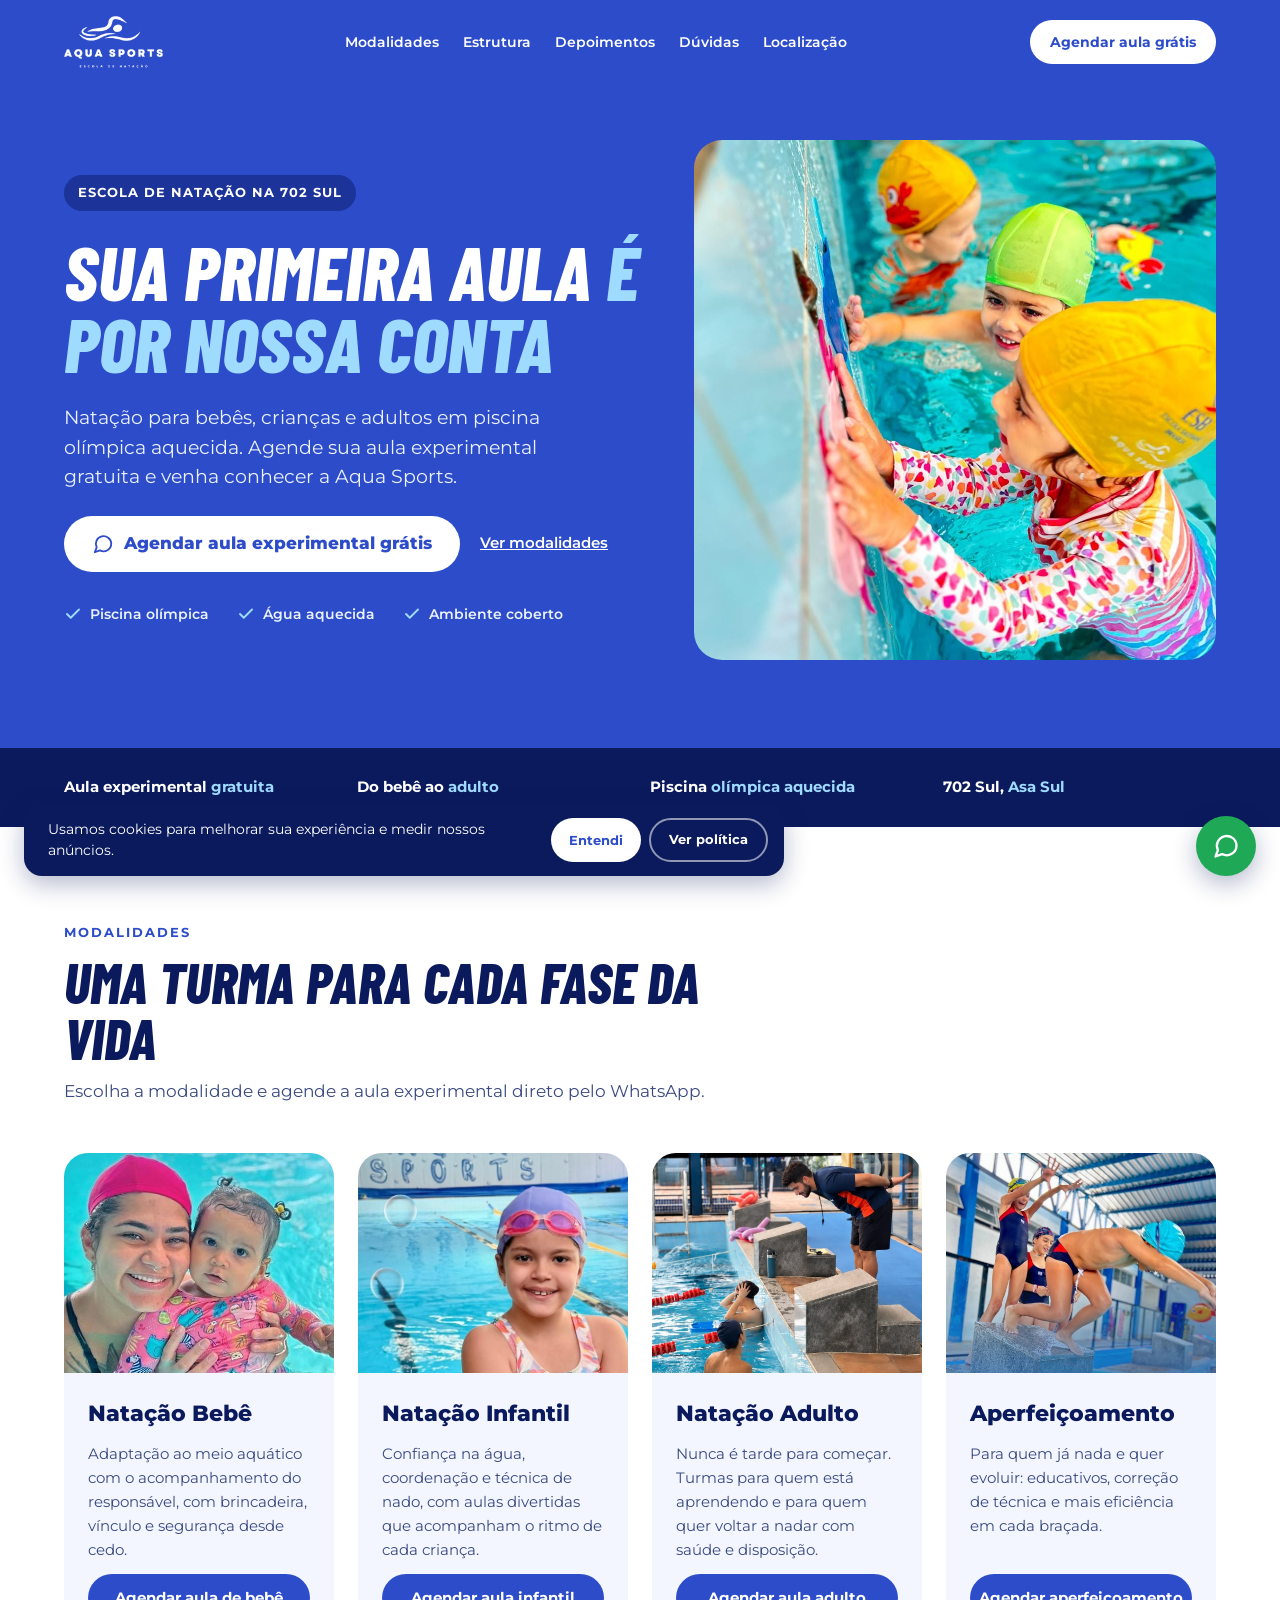
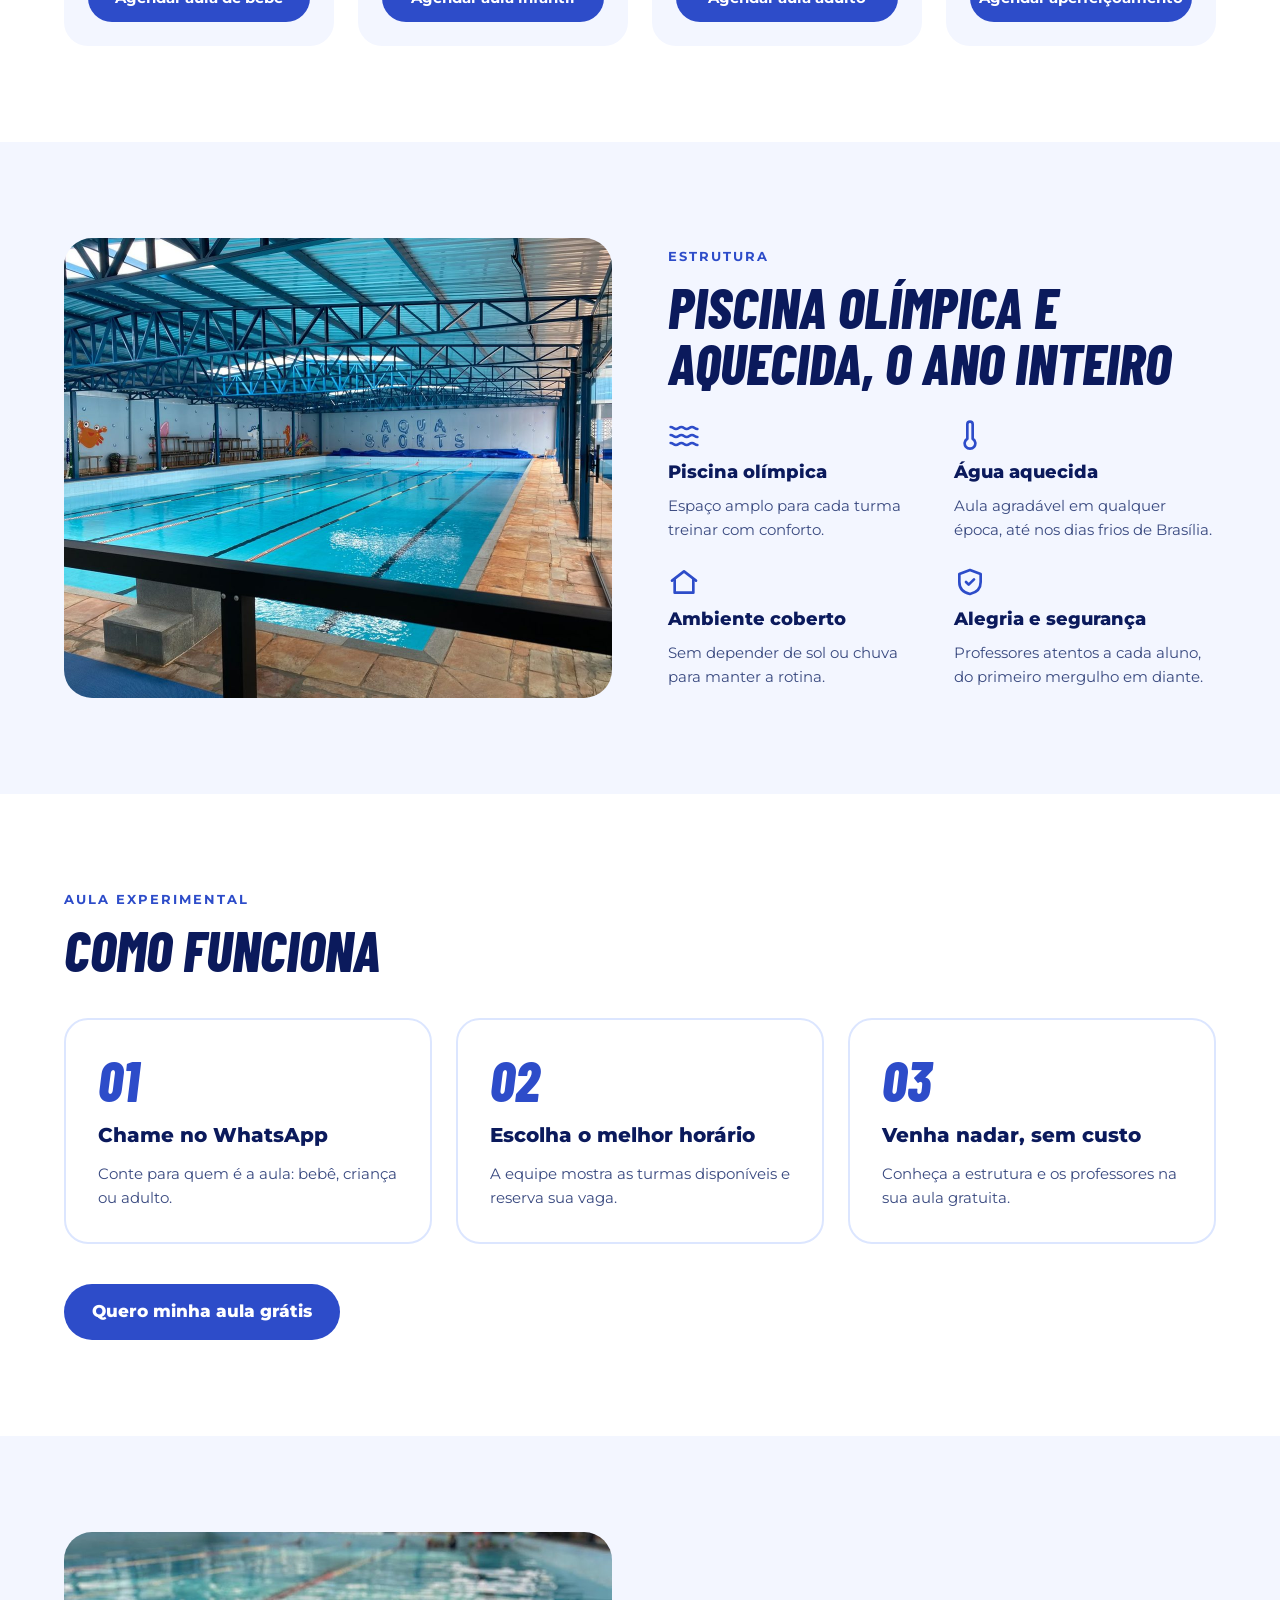
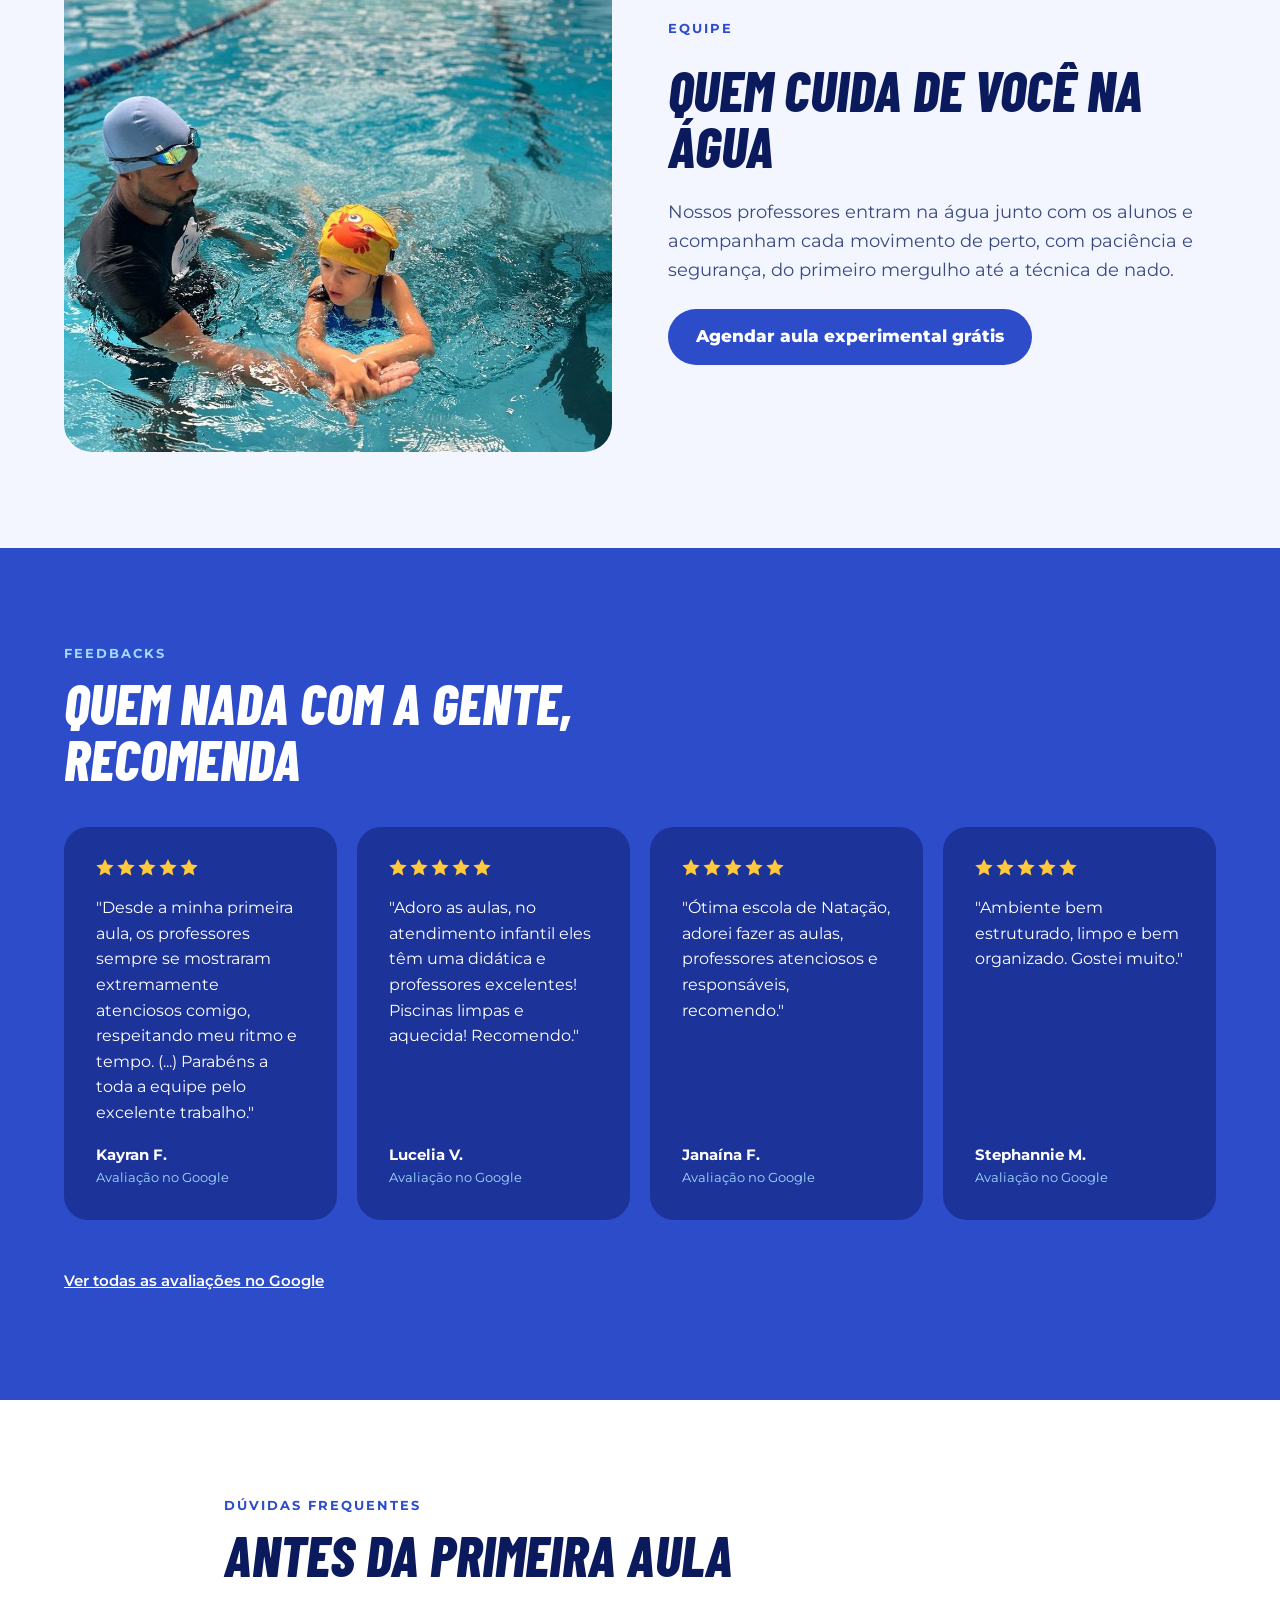
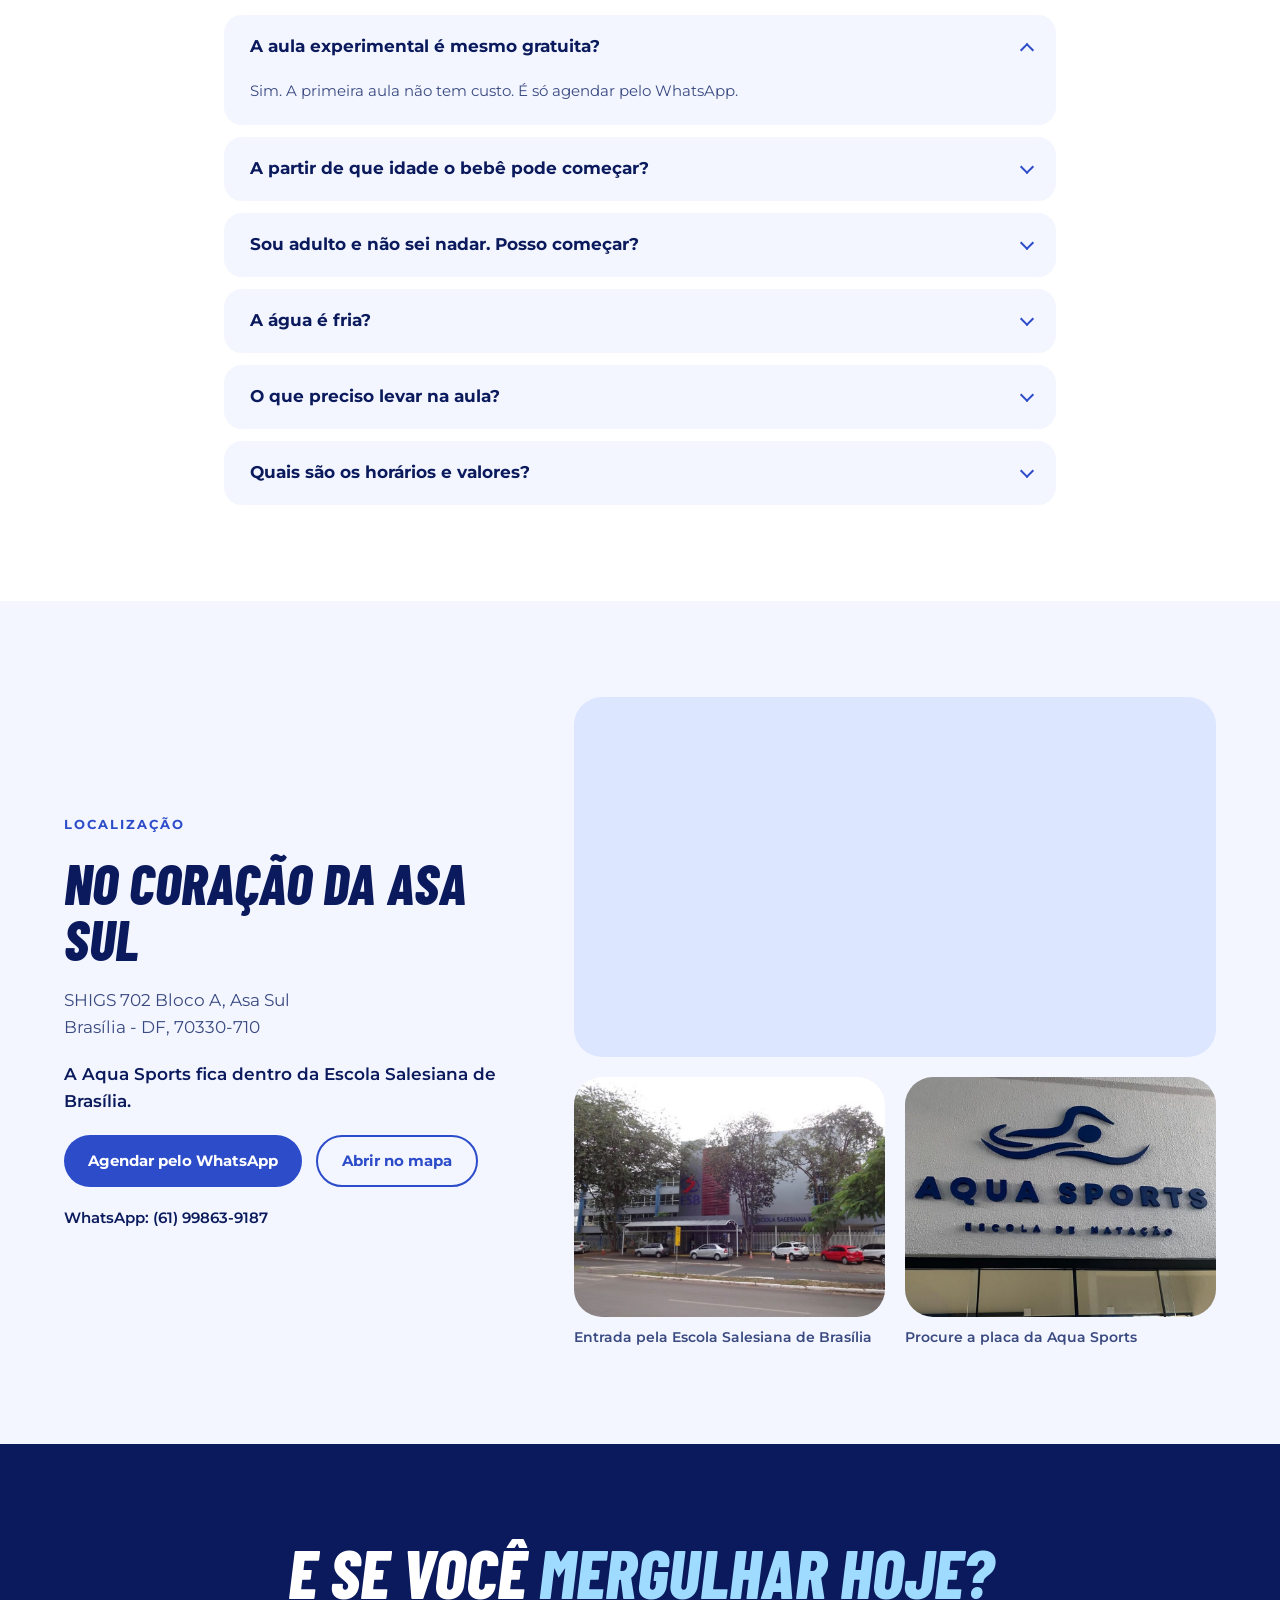
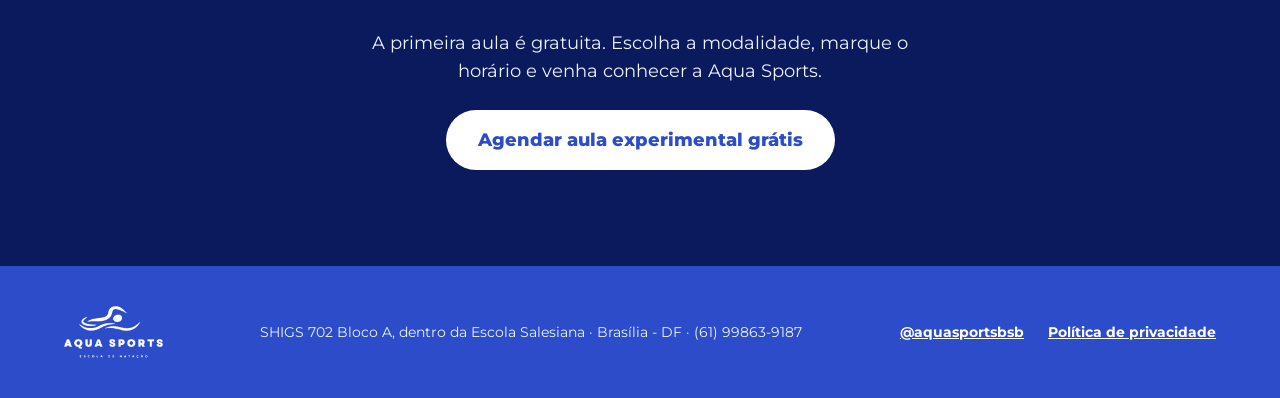
<file: index.html>
<!doctype html>
<html lang="pt-BR">
<head>
<meta charset="utf-8">
<meta name="viewport" content="width=device-width, initial-scale=1">
<title>Natação na Asa Sul, Brasília | Aqua Sports – Aula grátis</title>
<meta name="description" content="Escola de natação na 702 Sul, Asa Sul, Brasília. Aulas para bebês, crianças e adultos em piscina olímpica aquecida e coberta. Agende sua aula experimental grátis.">
<meta name="theme-color" content="#2D4CC9">
<link rel="canonical" href="https://aquasportsbsb.vercel.app/">

<!-- Open Graph (prévia ao compartilhar no WhatsApp, Instagram e Facebook) -->
<meta property="og:type" content="website">
<meta property="og:locale" content="pt_BR">
<meta property="og:site_name" content="Aqua Sports Escola de Natação">
<meta property="og:title" content="Natação na Asa Sul, Brasília | Aqua Sports">
<meta property="og:description" content="Sua primeira aula é por nossa conta. Natação para bebês, crianças e adultos em piscina olímpica aquecida na 702 Sul.">
<meta property="og:url" content="https://aquasportsbsb.vercel.app/">
<meta property="og:image" content="https://aquasportsbsb.vercel.app/assets/img/hero.jpg">
<meta property="og:image:alt" content="Crianças em aula de natação na piscina da Aqua Sports">
<meta name="twitter:card" content="summary_large_image">

<link rel="icon" href="assets/img/favicon.ico" sizes="any">
<link rel="icon" href="assets/img/favicon-32.png" type="image/png" sizes="32x32">
<link rel="apple-touch-icon" href="assets/img/apple-touch-icon.png">
<!-- Usado também pelo aviso de cookies (js/main.js) para o botão "Ver política" -->
<link rel="privacy-policy" href="privacidade.html">

<link rel="preconnect" href="https://fonts.googleapis.com">
<link rel="preconnect" href="https://fonts.gstatic.com" crossorigin>
<link rel="stylesheet" href="https://fonts.googleapis.com/css2?family=Barlow+Condensed:ital,wght@1,700;1,800&amp;family=Montserrat:wght@400;500;600;700;800&amp;display=swap">
<link rel="stylesheet" href="css/style.css">

<!-- Marca que o JS está ativo (o menu do celular só fecha com JS) -->
<script>document.documentElement.classList.add('js');</script>

<!-- GTM: se preferir usar o Google Tag Manager, cole aqui o trecho <script> do GTM
     e o <noscript> logo depois da abertura do <body>. Nesse caso, remova o Pixel
     do js/main.js para não contar os eventos em dobro. -->

<script src="js/main.js" defer></script>

<script type="application/ld+json">
{
  "@context": "https://schema.org",
  "@type": "SportsActivityLocation",
  "name": "Aqua Sports Escola de Natação",
  "description": "Escola de natação para bebês, crianças e adultos em piscina olímpica aquecida e coberta na Asa Sul, Brasília.",
  "url": "https://aquasportsbsb.vercel.app/",
  "image": "https://aquasportsbsb.vercel.app/assets/img/hero.jpg",
  "telephone": "+55 61 99863-9187",
  "address": {
    "@type": "PostalAddress",
    "streetAddress": "SHIGS 702 Bloco A",
    "addressLocality": "Brasília",
    "addressRegion": "DF",
    "postalCode": "70330-710",
    "addressCountry": "BR"
  },
  "geo": {
    "@type": "GeoCoordinates",
    "latitude": -15.799861,
    "longitude": -47.896083
  },
  "hasMap": "https://www.google.com/maps?q=-15.799861,-47.896083",
  "sameAs": ["https://www.instagram.com/aquasportsbsb/"]
}
</script>
</head>
<body>
<!-- GTM (noscript): cole aqui, se usar o GTM -->

<a class="pular" href="#conteudo">Pular para o conteúdo</a>

<!-- TOPO / MENU -->
<header class="topo">
  <div class="topo__inner container">
    <a class="topo__logo" href="#topo" aria-label="Aqua Sports, início">
      <img src="assets/img/logo-branco.png" alt="Aqua Sports Escola de Natação" width="660" height="348">
    </a>
    <a class="btn btn--branco btn--sm topo__cta" href="https://wa.me/5561998639187" data-origem="menu" target="_blank" rel="noopener">Agendar aula grátis</a>
    <button class="topo__toggle" type="button" aria-expanded="false" aria-controls="menu" aria-label="Abrir menu">
      <span class="topo__toggle-barra" aria-hidden="true"></span>
    </button>
    <nav class="topo__nav" id="menu" aria-label="Seções">
      <a href="#modalidades">Modalidades</a>
      <a href="#estrutura">Estrutura</a>
      <a href="#depoimentos">Depoimentos</a>
      <a href="#duvidas">Dúvidas</a>
      <a href="#localizacao">Localização</a>
    </nav>
  </div>
</header>

<main id="conteudo">

<!-- HERO -->
<section id="topo" class="hero tema-escuro">
  <div class="hero__inner container">
    <div class="hero__texto">
      <p class="selo">ESCOLA DE NATAÇÃO NA 702 SUL</p>
      <h1 class="titulo titulo--hero">Sua primeira aula <span class="destaque">é por nossa conta</span></h1>
      <p class="hero__lead">Natação para bebês, crianças e adultos em piscina olímpica aquecida. Agende sua aula experimental gratuita e venha conhecer a Aqua Sports.</p>
      <div class="hero__acoes">
        <a class="btn btn--branco btn--lg" href="https://wa.me/5561998639187" data-origem="hero" target="_blank" rel="noopener">
          <svg width="22" height="22" viewBox="0 0 24 24" fill="none" stroke="currentColor" stroke-width="2" stroke-linecap="round" stroke-linejoin="round" aria-hidden="true"><path d="M21 11.5a8.4 8.4 0 0 1-12.4 7.4L3 21l2.1-5.4A8.4 8.4 0 1 1 21 11.5z"></path></svg>
          Agendar aula experimental grátis</a>
        <a class="link-claro" href="#modalidades">Ver modalidades</a>
      </div>
      <ul class="checks">
        <li><svg width="18" height="18" viewBox="0 0 24 24" fill="none" stroke="#9FDBFF" stroke-width="2.5" stroke-linecap="round" stroke-linejoin="round" aria-hidden="true"><path d="M20 6 9 17l-5-5"></path></svg>Piscina olímpica</li>
        <li><svg width="18" height="18" viewBox="0 0 24 24" fill="none" stroke="#9FDBFF" stroke-width="2.5" stroke-linecap="round" stroke-linejoin="round" aria-hidden="true"><path d="M20 6 9 17l-5-5"></path></svg>Água aquecida</li>
        <li><svg width="18" height="18" viewBox="0 0 24 24" fill="none" stroke="#9FDBFF" stroke-width="2.5" stroke-linecap="round" stroke-linejoin="round" aria-hidden="true"><path d="M20 6 9 17l-5-5"></path></svg>Ambiente coberto</li>
      </ul>
    </div>
    <img class="foto foto--hero" src="assets/img/hero.jpg" alt="Crianças em aula de natação na piscina da Aqua Sports" width="1200" height="1040" fetchpriority="high">
  </div>
</section>

<!-- FAIXA DE DIFERENCIAIS RÁPIDOS -->
<section class="faixa" aria-label="Destaques">
  <div class="faixa__inner container">
    <p>Aula experimental <span class="destaque">gratuita</span></p>
    <p>Do bebê ao <span class="destaque">adulto</span></p>
    <p>Piscina <span class="destaque">olímpica aquecida</span></p>
    <p>702 Sul, <span class="destaque">Asa Sul</span></p>
  </div>
</section>

<!-- MODALIDADES -->
<section id="modalidades" class="secao">
  <div class="container pilha pilha--48">
    <div class="cabecalho">
      <p class="sobretitulo">MODALIDADES</p>
      <h2 class="titulo">Uma turma para cada fase da vida</h2>
      <p class="cabecalho__texto">Escolha a modalidade e agende a aula experimental direto pelo WhatsApp.</p>
    </div>
    <div class="cards">

      <article class="card">
        <img class="foto foto--card foto--pos-30" src="assets/img/modalidade-bebe.jpg" alt="Bebê na água com a mãe" width="500" height="500" loading="lazy">
        <div class="card__corpo">
          <h3 class="card__titulo">Natação Bebê</h3>
          <p class="card__texto">Adaptação ao meio aquático com o acompanhamento do responsável, com brincadeira, vínculo e segurança desde cedo.</p>
          <a class="btn btn--azul" href="https://wa.me/5561998639187" data-origem="bebe" target="_blank" rel="noopener">Agendar aula de bebê</a>
        </div>
      </article>

      <article class="card">
        <img class="foto foto--card foto--pos-30" src="assets/img/modalidade-infantil.jpg" alt="Menina de touca e óculos na borda da piscina" width="560" height="900" loading="lazy">
        <div class="card__corpo">
          <h3 class="card__titulo">Natação Infantil</h3>
          <p class="card__texto">Confiança na água, coordenação e técnica de nado, com aulas divertidas que acompanham o ritmo de cada criança.</p>
          <a class="btn btn--azul" href="https://wa.me/5561998639187" data-origem="infantil" target="_blank" rel="noopener">Agendar aula infantil</a>
        </div>
      </article>

      <article class="card">
        <img class="foto foto--card" src="assets/img/modalidade-adulto.jpg" alt="Professor da Aqua Sports orientando alunos adultos na borda da piscina" width="1000" height="769" loading="lazy">
        <div class="card__corpo">
          <h3 class="card__titulo">Natação Adulto</h3>
          <p class="card__texto">Nunca é tarde para começar. Turmas para quem está aprendendo e para quem quer voltar a nadar com saúde e disposição.</p>
          <a class="btn btn--azul" href="https://wa.me/5561998639187" data-origem="adulto" target="_blank" rel="noopener">Agendar aula adulto</a>
        </div>
      </article>

      <article class="card">
        <img class="foto foto--card foto--pos-40" src="assets/img/modalidade-aperfeicoamento.jpg" alt="Alunos saltando do bloco de partida" width="1080" height="830" loading="lazy">
        <div class="card__corpo">
          <h3 class="card__titulo">Aperfeiçoamento</h3>
          <p class="card__texto">Para quem já nada e quer evoluir: educativos, correção de técnica e mais eficiência em cada braçada.</p>
          <a class="btn btn--azul" href="https://wa.me/5561998639187" data-origem="aperfeicoamento" target="_blank" rel="noopener">Agendar aperfeiçoamento</a>
        </div>
      </article>

    </div>
  </div>
</section>

<!-- ESTRUTURA -->
<section id="estrutura" class="secao secao--clara">
  <div class="container dupla dupla--56">
    <img class="foto foto--estrutura" src="assets/img/estrutura.jpg" alt="Piscina olímpica coberta e aquecida da Aqua Sports" width="1100" height="920" loading="lazy">
    <div class="estrutura__texto">
      <div class="cabecalho">
        <p class="sobretitulo">ESTRUTURA</p>
        <h2 class="titulo">Piscina olímpica e aquecida, o ano inteiro</h2>
      </div>
      <div class="itens">
        <div class="item">
          <svg width="32" height="32" viewBox="0 0 24 24" fill="none" stroke="#2D4CC9" stroke-width="2" stroke-linecap="round" stroke-linejoin="round" aria-hidden="true"><path d="M2 12c2 0 2 1.5 4 1.5S8 12 10 12s2 1.5 4 1.5S16 12 18 12s2 1.5 4 1.5"></path><path d="M2 18c2 0 2 1.5 4 1.5S8 18 10 18s2 1.5 4 1.5S16 18 18 18s2 1.5 4 1.5"></path><path d="M2 6c2 0 2 1.5 4 1.5S8 6 10 6s2 1.5 4 1.5S16 6 18 6s2 1.5 4 1.5"></path></svg>
          <h3 class="item__titulo">Piscina olímpica</h3>
          <p class="item__texto">Espaço amplo para cada turma treinar com conforto.</p>
        </div>
        <div class="item">
          <svg width="32" height="32" viewBox="0 0 24 24" fill="none" stroke="#2D4CC9" stroke-width="2" stroke-linecap="round" stroke-linejoin="round" aria-hidden="true"><path d="M14 14.8V4a2 2 0 0 0-4 0v10.8a4 4 0 1 0 4 0z"></path></svg>
          <h3 class="item__titulo">Água aquecida</h3>
          <p class="item__texto">Aula agradável em qualquer época, até nos dias frios de Brasília.</p>
        </div>
        <div class="item">
          <svg width="32" height="32" viewBox="0 0 24 24" fill="none" stroke="#2D4CC9" stroke-width="2" stroke-linecap="round" stroke-linejoin="round" aria-hidden="true"><path d="M3 11 12 4l9 7"></path><path d="M5 10v10h14V10"></path></svg>
          <h3 class="item__titulo">Ambiente coberto</h3>
          <p class="item__texto">Sem depender de sol ou chuva para manter a rotina.</p>
        </div>
        <div class="item">
          <svg width="32" height="32" viewBox="0 0 24 24" fill="none" stroke="#2D4CC9" stroke-width="2" stroke-linecap="round" stroke-linejoin="round" aria-hidden="true"><path d="M12 3 4 6v6c0 5 3.5 8 8 9 4.5-1 8-4 8-9V6z"></path><path d="m9 12 2 2 4-4"></path></svg>
          <h3 class="item__titulo">Alegria e segurança</h3>
          <p class="item__texto">Professores atentos a cada aluno, do primeiro mergulho em diante.</p>
        </div>
      </div>
    </div>
  </div>
</section>

<!-- COMO FUNCIONA A AULA EXPERIMENTAL -->
<section class="secao" aria-labelledby="como">
  <div class="container pilha pilha--40">
    <div class="cabecalho">
      <p class="sobretitulo">AULA EXPERIMENTAL</p>
      <h2 class="titulo" id="como">Como funciona</h2>
    </div>
    <ol class="passos">
      <li class="passo">
        <span class="passo__num" aria-hidden="true">01</span>
        <h3 class="passo__titulo">Chame no WhatsApp</h3>
        <p class="passo__texto">Conte para quem é a aula: bebê, criança ou adulto.</p>
      </li>
      <li class="passo">
        <span class="passo__num" aria-hidden="true">02</span>
        <h3 class="passo__titulo">Escolha o melhor horário</h3>
        <p class="passo__texto">A equipe mostra as turmas disponíveis e reserva sua vaga.</p>
      </li>
      <li class="passo">
        <span class="passo__num" aria-hidden="true">03</span>
        <h3 class="passo__titulo">Venha nadar, sem custo</h3>
        <p class="passo__texto">Conheça a estrutura e os professores na sua aula gratuita.</p>
      </li>
    </ol>
    <a class="btn btn--azul btn--lg alinha-inicio" href="https://wa.me/5561998639187" data-origem="como-funciona" target="_blank" rel="noopener">Quero minha aula grátis</a>
  </div>
</section>

<!-- PROFESSORES -->
<section class="secao secao--clara" aria-labelledby="prof">
  <div class="container dupla dupla--56">
    <img class="foto foto--equipe" src="assets/img/equipe.jpg" alt="Professor da Aqua Sports dentro da piscina orientando uma aluna" width="1000" height="1100" loading="lazy">
    <div class="equipe__texto">
      <p class="sobretitulo">EQUIPE</p>
      <h2 class="titulo" id="prof">Quem cuida de você na água</h2>
      <p class="equipe__lead">Nossos professores entram na água junto com os alunos e acompanham cada movimento de perto, com paciência e segurança, do primeiro mergulho até a técnica de nado.</p>
      <a class="btn btn--azul btn--lg alinha-inicio" href="https://wa.me/5561998639187" data-origem="equipe" target="_blank" rel="noopener">Agendar aula experimental grátis</a>
    </div>
  </div>
</section>

<!-- DEPOIMENTOS -->
<section id="depoimentos" class="secao secao--azul tema-escuro">
  <div class="container pilha pilha--40">
    <div class="cabecalho">
      <p class="sobretitulo">FEEDBACKS</p>
      <h2 class="titulo">Quem nada com a gente, recomenda</h2>
    </div>
    <div class="depoimentos">
      <figure class="depoimento">
        <svg class="estrelas" width="104" height="18" viewBox="0 0 104 18" role="img" aria-label="5 de 5 estrelas"><g fill="#FFC83D"><path id="estrela" d="M9 0l2.6 5.6 6.1.7-4.5 4.2 1.2 6.1L9 13.6 3.6 16.6l1.2-6.1L.3 6.3l6.1-.7z"></path><use href="#estrela" x="21"></use><use href="#estrela" x="42"></use><use href="#estrela" x="63"></use><use href="#estrela" x="84"></use></g></svg>
        <blockquote>"Desde a minha primeira aula, os professores sempre se mostraram extremamente atenciosos comigo, respeitando meu ritmo e tempo. (...) Parabéns a toda a equipe pelo excelente trabalho."</blockquote>
        <figcaption><span class="depoimento__nome">Kayran F.</span><span class="depoimento__fonte">Avaliação no Google</span></figcaption>
      </figure>
      <figure class="depoimento">
        <svg class="estrelas" width="104" height="18" viewBox="0 0 104 18" role="img" aria-label="5 de 5 estrelas"><g fill="#FFC83D"><use href="#estrela"></use><use href="#estrela" x="21"></use><use href="#estrela" x="42"></use><use href="#estrela" x="63"></use><use href="#estrela" x="84"></use></g></svg>
        <blockquote>"Adoro as aulas, no atendimento infantil eles têm uma didática e professores excelentes! Piscinas limpas e aquecida! Recomendo."</blockquote>
        <figcaption><span class="depoimento__nome">Lucelia V.</span><span class="depoimento__fonte">Avaliação no Google</span></figcaption>
      </figure>
      <figure class="depoimento">
        <svg class="estrelas" width="104" height="18" viewBox="0 0 104 18" role="img" aria-label="5 de 5 estrelas"><g fill="#FFC83D"><use href="#estrela"></use><use href="#estrela" x="21"></use><use href="#estrela" x="42"></use><use href="#estrela" x="63"></use><use href="#estrela" x="84"></use></g></svg>
        <blockquote>"Ótima escola de Natação, adorei fazer as aulas, professores atenciosos e responsáveis, recomendo."</blockquote>
        <figcaption><span class="depoimento__nome">Janaína F.</span><span class="depoimento__fonte">Avaliação no Google</span></figcaption>
      </figure>
      <figure class="depoimento">
        <svg class="estrelas" width="104" height="18" viewBox="0 0 104 18" role="img" aria-label="5 de 5 estrelas"><g fill="#FFC83D"><use href="#estrela"></use><use href="#estrela" x="21"></use><use href="#estrela" x="42"></use><use href="#estrela" x="63"></use><use href="#estrela" x="84"></use></g></svg>
        <blockquote>"Ambiente bem estruturado, limpo e bem organizado. Gostei muito."</blockquote>
        <figcaption><span class="depoimento__nome">Stephannie M.</span><span class="depoimento__fonte">Avaliação no Google</span></figcaption>
      </figure>
    </div>
    <a class="link-claro alinha-inicio" href="https://www.google.com/maps?cid=16241847313097272270" target="_blank" rel="noopener">Ver todas as avaliações no Google</a>
  </div>
</section>

<!-- DÚVIDAS -->
<section id="duvidas" class="secao">
  <div class="container container--estreito pilha pilha--32">
    <div class="cabecalho">
      <p class="sobretitulo">DÚVIDAS FREQUENTES</p>
      <h2 class="titulo">Antes da primeira aula</h2>
    </div>
    <div class="faq">
      <details open>
        <summary>A aula experimental é mesmo gratuita?</summary>
        <p>Sim. A primeira aula não tem custo. É só agendar pelo WhatsApp.</p>
      </details>
      <details>
        <summary>A partir de que idade o bebê pode começar?</summary>
        <p>A partir dos 6 meses de idade.</p>
      </details>
      <details>
        <summary>Sou adulto e não sei nadar. Posso começar?</summary>
        <p>Pode. A Natação Adulto recebe quem está começando do zero, no seu ritmo.</p>
      </details>
      <details>
        <summary>A água é fria?</summary>
        <p>Não. A piscina é olímpica, coberta e aquecida.</p>
      </details>
      <details>
        <summary>O que preciso levar na aula?</summary>
        <p>Touca, roupa de natação (sunga ou maiô) e, se quiser, óculos de natação.</p>
      </details>
      <details>
        <summary>Quais são os horários e valores?</summary>
        <p>A equipe passa as turmas disponíveis e os planos pelo WhatsApp, de acordo com a modalidade escolhida.</p>
      </details>
    </div>
  </div>
</section>

<!-- LOCALIZAÇÃO -->
<section id="localizacao" class="secao secao--clara">
  <div class="container dupla dupla--48">
    <div class="local__texto">
      <p class="sobretitulo">LOCALIZAÇÃO</p>
      <h2 class="titulo">No coração da Asa Sul</h2>
      <p class="local__endereco">SHIGS 702 Bloco A, Asa Sul<br>Brasília - DF, 70330-710</p>
      <p class="local__referencia">A Aqua Sports fica dentro da Escola Salesiana de Brasília.</p>
      <div class="local__acoes">
        <a class="btn btn--azul" href="https://wa.me/5561998639187" data-origem="localizacao" target="_blank" rel="noopener">Agendar pelo WhatsApp</a>
        <a class="btn btn--contorno" href="https://www.google.com/maps?q=-15.799861,-47.896083" target="_blank" rel="noopener">Abrir no mapa</a>
      </div>
      <p class="local__fone">WhatsApp: (61) 99863-9187</p>
    </div>
    <div class="local__midia">
      <iframe class="mapa" src="https://www.google.com/maps?q=-15.799861,-47.896083&amp;z=17&amp;output=embed" loading="lazy" referrerpolicy="no-referrer-when-downgrade" title="Localização da Aqua Sports"></iframe>
      <div class="local__fotos">
        <figure class="local__foto">
          <img class="foto foto--local" src="assets/img/localizacao-fachada.jpg" alt="Fachada da Escola Salesiana de Brasília, na 702 Sul" width="1100" height="760" loading="lazy">
          <figcaption>Entrada pela Escola Salesiana de Brasília</figcaption>
        </figure>
        <figure class="local__foto">
          <img class="foto foto--local foto--pos-30" src="assets/img/localizacao-placa.jpg" alt="Placa da Aqua Sports na entrada da escola de natação" width="900" height="900" loading="lazy">
          <figcaption>Procure a placa da Aqua Sports</figcaption>
        </figure>
      </div>
    </div>
  </div>
</section>

<!-- CTA FINAL -->
<section class="secao cta tema-escuro" aria-labelledby="cta">
  <div class="cta__inner">
    <h2 class="titulo titulo--cta" id="cta">E se você <span class="destaque">mergulhar hoje?</span></h2>
    <p class="cta__texto">A primeira aula é gratuita. Escolha a modalidade, marque o horário e venha conhecer a Aqua Sports.</p>
    <a class="btn btn--branco btn--xl" href="https://wa.me/5561998639187" data-origem="cta-final" target="_blank" rel="noopener">Agendar aula experimental grátis</a>
  </div>
</section>

</main>

<!-- RODAPÉ -->
<footer class="rodape tema-escuro">
  <div class="rodape__inner container">
    <img src="assets/img/logo-branco.png" alt="Aqua Sports Escola de Natação" width="660" height="348" loading="lazy">
    <p>SHIGS 702 Bloco A, dentro da Escola Salesiana · Brasília - DF · (61) 99863-9187</p>
    <div class="rodape__links">
      <a href="https://www.instagram.com/aquasportsbsb/" target="_blank" rel="noopener">@aquasportsbsb</a>
      <a href="privacidade.html">Política de privacidade</a>
    </div>
  </div>
</footer>

<!-- BOTÃO FLUTUANTE WHATSAPP -->
<a class="whats-flutuante" href="https://wa.me/5561998639187" data-origem="flutuante" target="_blank" rel="noopener" aria-label="Falar no WhatsApp">
  <svg width="28" height="28" viewBox="0 0 24 24" fill="none" stroke="currentColor" stroke-width="2" stroke-linecap="round" stroke-linejoin="round" aria-hidden="true"><path d="M21 11.5a8.4 8.4 0 0 1-12.4 7.4L3 21l2.1-5.4A8.4 8.4 0 1 1 21 11.5z"></path></svg>
</a>

</body>
</html>
</file>
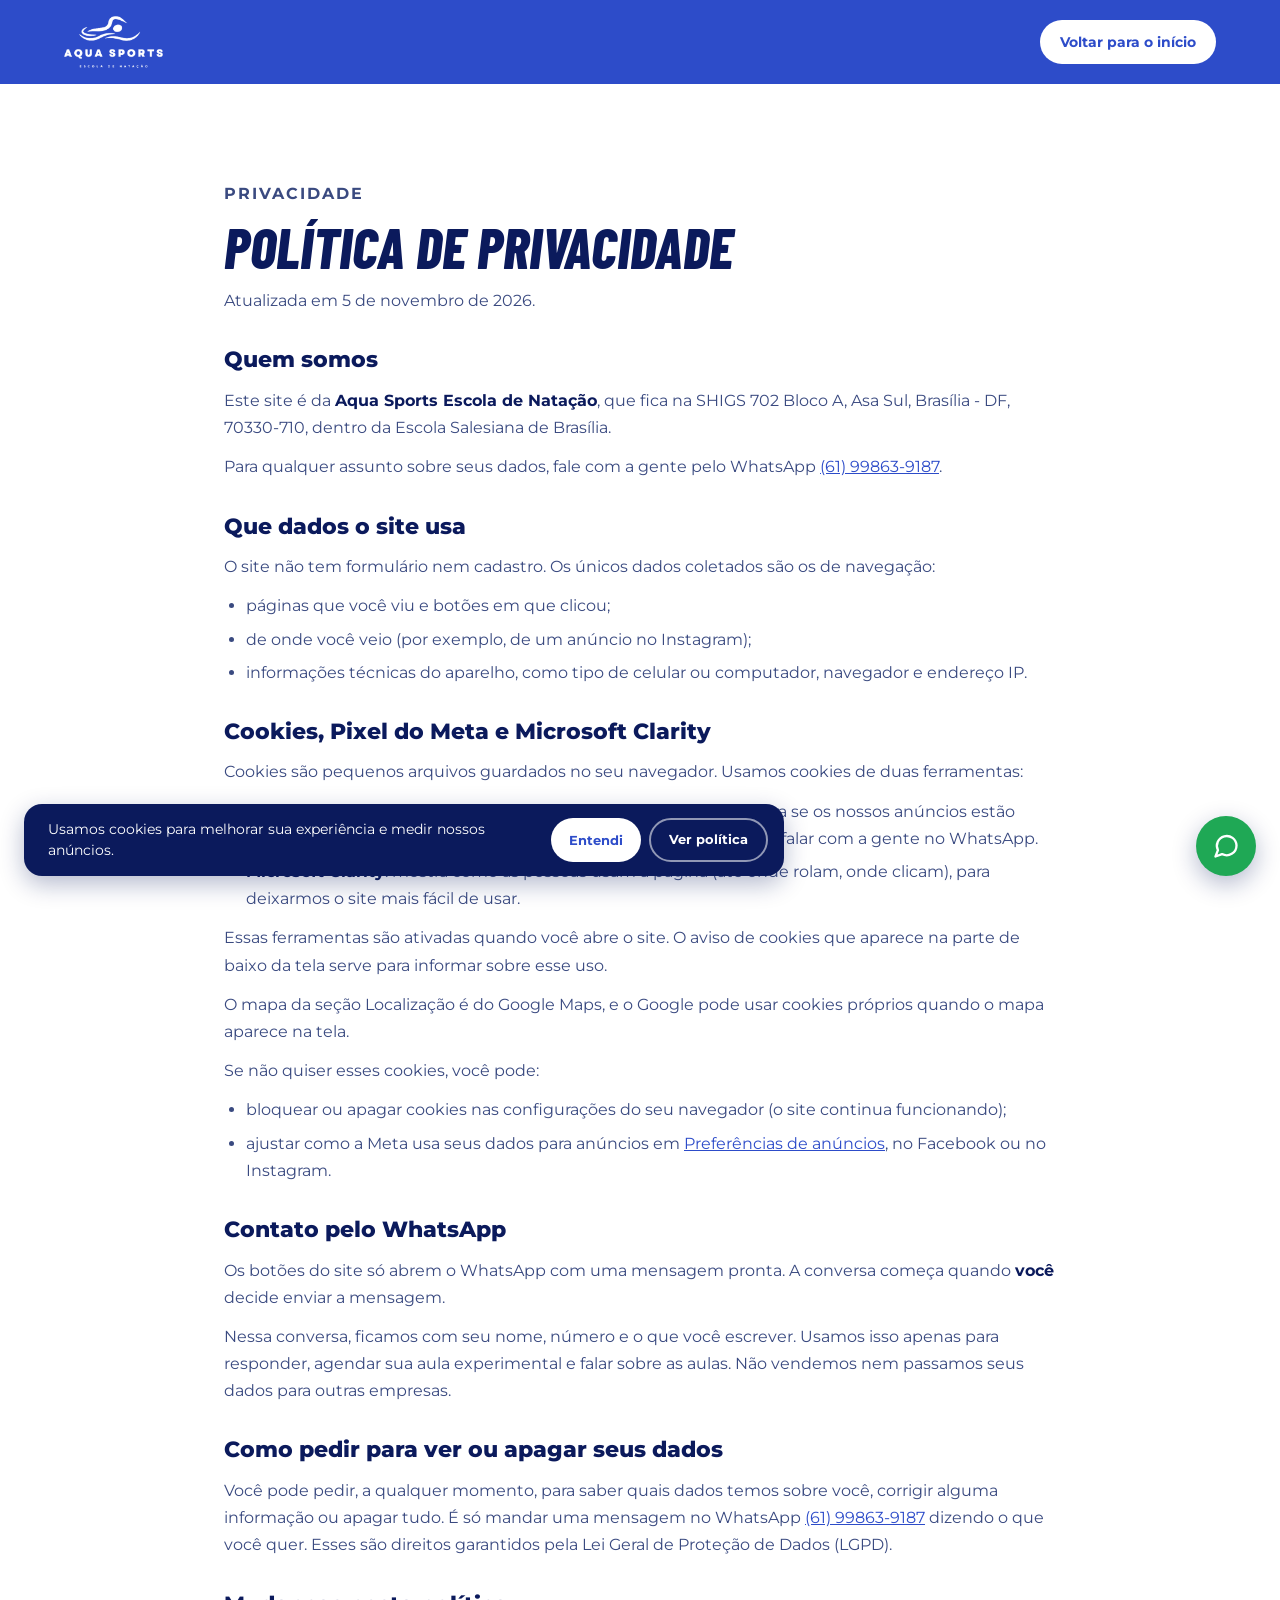
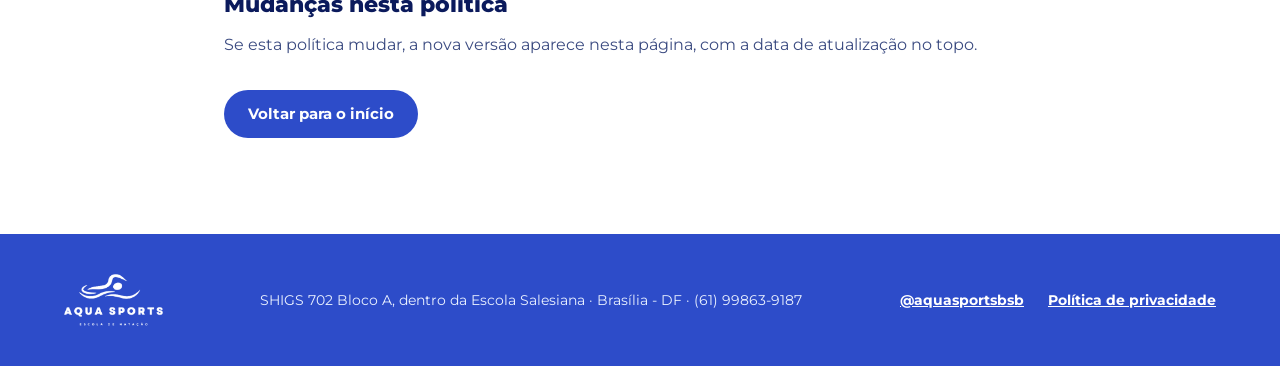
<file: privacidade.html>
<!doctype html>
<html lang="pt-BR">
<head>
<meta charset="utf-8">
<meta name="viewport" content="width=device-width, initial-scale=1">
<title>Política de privacidade | Aqua Sports</title>
<meta name="description" content="Como a Aqua Sports Escola de Natação usa cookies, o Pixel do Meta e os dados de quem entra em contato pelo WhatsApp.">
<meta name="theme-color" content="#2D4CC9">
<link rel="canonical" href="https://aquasportsbsb.vercel.app/privacidade.html">

<link rel="icon" href="assets/img/favicon.ico" sizes="any">
<link rel="icon" href="assets/img/favicon-32.png" type="image/png" sizes="32x32">
<link rel="apple-touch-icon" href="assets/img/apple-touch-icon.png">
<link rel="privacy-policy" href="privacidade.html">

<link rel="preconnect" href="https://fonts.googleapis.com">
<link rel="preconnect" href="https://fonts.gstatic.com" crossorigin>
<link rel="stylesheet" href="https://fonts.googleapis.com/css2?family=Barlow+Condensed:ital,wght@1,700;1,800&amp;family=Montserrat:wght@400;500;600;700;800&amp;display=swap">
<link rel="stylesheet" href="css/style.css">

<script>document.documentElement.classList.add('js');</script>
<script src="js/main.js" defer></script>
</head>
<body>

<a class="pular" href="#conteudo">Pular para o conteúdo</a>

<!-- TOPO -->
<header class="topo">
  <div class="topo__inner container">
    <a class="topo__logo" href="index.html" aria-label="Aqua Sports, voltar para o início">
      <img src="assets/img/logo-branco.png" alt="Aqua Sports Escola de Natação" width="660" height="348">
    </a>
    <a class="btn btn--branco btn--sm" href="index.html">Voltar para o início</a>
  </div>
</header>

<main id="conteudo">
<section class="secao">
  <div class="container container--estreito texto-legal">
    <div class="cabecalho">
      <p class="sobretitulo">PRIVACIDADE</p>
      <h1 class="titulo">Política de privacidade</h1>
      <p class="texto-legal__data">Atualizada em 5 de novembro de 2026.</p>
    </div>

    <section>
      <h2>Quem somos</h2>
      <p>Este site é da <strong>Aqua Sports Escola de Natação</strong>, que fica na SHIGS 702 Bloco A, Asa Sul, Brasília - DF, 70330-710, dentro da Escola Salesiana de Brasília.</p>
      <p>Para qualquer assunto sobre seus dados, fale com a gente pelo WhatsApp <a href="https://wa.me/5561998639187" target="_blank" rel="noopener">(61) 99863-9187</a>.</p>
    </section>

    <section>
      <h2>Que dados o site usa</h2>
      <p>O site não tem formulário nem cadastro. Os únicos dados coletados são os de navegação:</p>
      <ul>
        <li>páginas que você viu e botões em que clicou;</li>
        <li>de onde você veio (por exemplo, de um anúncio no Instagram);</li>
        <li>informações técnicas do aparelho, como tipo de celular ou computador, navegador e endereço IP.</li>
      </ul>
    </section>

    <section>
      <h2>Cookies, Pixel do Meta e Microsoft Clarity</h2>
      <p>Cookies são pequenos arquivos guardados no seu navegador. Usamos cookies de duas ferramentas:</p>
      <ul>
        <li><strong>Pixel do Meta</strong> (empresa dona do Facebook e do Instagram): mostra se os nossos anúncios estão trazendo pessoas interessadas, por exemplo quantas clicaram para falar com a gente no WhatsApp.</li>
        <li><strong>Microsoft Clarity</strong>: mostra como as pessoas usam a página (até onde rolam, onde clicam), para deixarmos o site mais fácil de usar.</li>
      </ul>
      <p>Essas ferramentas são ativadas quando você abre o site. O aviso de cookies que aparece na parte de baixo da tela serve para informar sobre esse uso.</p>
      <p>O mapa da seção Localização é do Google Maps, e o Google pode usar cookies próprios quando o mapa aparece na tela.</p>
      <p>Se não quiser esses cookies, você pode:</p>
      <ul>
        <li>bloquear ou apagar cookies nas configurações do seu navegador (o site continua funcionando);</li>
        <li>ajustar como a Meta usa seus dados para anúncios em <a href="https://www.facebook.com/adpreferences" target="_blank" rel="noopener">Preferências de anúncios</a>, no Facebook ou no Instagram.</li>
      </ul>
    </section>

    <section>
      <h2>Contato pelo WhatsApp</h2>
      <p>Os botões do site só abrem o WhatsApp com uma mensagem pronta. A conversa começa quando <strong>você</strong> decide enviar a mensagem.</p>
      <p>Nessa conversa, ficamos com seu nome, número e o que você escrever. Usamos isso apenas para responder, agendar sua aula experimental e falar sobre as aulas. Não vendemos nem passamos seus dados para outras empresas.</p>
    </section>

    <section>
      <h2>Como pedir para ver ou apagar seus dados</h2>
      <p>Você pode pedir, a qualquer momento, para saber quais dados temos sobre você, corrigir alguma informação ou apagar tudo. É só mandar uma mensagem no WhatsApp <a href="https://wa.me/5561998639187" target="_blank" rel="noopener">(61) 99863-9187</a> dizendo o que você quer. Esses são direitos garantidos pela Lei Geral de Proteção de Dados (LGPD).</p>
    </section>

    <section>
      <h2>Mudanças nesta política</h2>
      <p>Se esta política mudar, a nova versão aparece nesta página, com a data de atualização no topo.</p>
    </section>

    <a class="btn btn--azul" href="index.html">Voltar para o início</a>
  </div>
</section>
</main>

<!-- RODAPÉ -->
<footer class="rodape tema-escuro">
  <div class="rodape__inner container">
    <img src="assets/img/logo-branco.png" alt="Aqua Sports Escola de Natação" width="660" height="348" loading="lazy">
    <p>SHIGS 702 Bloco A, dentro da Escola Salesiana · Brasília - DF · (61) 99863-9187</p>
    <div class="rodape__links">
      <a href="https://www.instagram.com/aquasportsbsb/" target="_blank" rel="noopener">@aquasportsbsb</a>
      <a href="privacidade.html" aria-current="page">Política de privacidade</a>
    </div>
  </div>
</footer>

<!-- BOTÃO FLUTUANTE WHATSAPP -->
<a class="whats-flutuante" href="https://wa.me/5561998639187" data-origem="flutuante" target="_blank" rel="noopener" aria-label="Falar no WhatsApp">
  <svg width="28" height="28" viewBox="0 0 24 24" fill="none" stroke="currentColor" stroke-width="2" stroke-linecap="round" stroke-linejoin="round" aria-hidden="true"><path d="M21 11.5a8.4 8.4 0 0 1-12.4 7.4L3 21l2.1-5.4A8.4 8.4 0 1 1 21 11.5z"></path></svg>
</a>

</body>
</html>
</file>
<file: css/style.css>
/* =========================================================
   Aqua Sports · Landing page
   Mobile first: estilos base para celular, ajustes em 768px e 1024px.
   ========================================================= */

:root {
  /* Cores */
  --azul: #2D4CC9;
  --azul-escuro: #0B1A5C;
  --azul-profundo: #1C3399;
  --azul-destaque: #9FDBFF;
  --fundo-claro: #F3F6FF;
  --fundo-claro-2: #DCE6FF;
  --texto-secundario: #3A4A80;
  --texto-claro: #EAF1FF;
  --branco: #FFFFFF;
  --verde-whats: #1FA855;

  /* Fontes */
  --fonte-titulo: 'Barlow Condensed', 'Arial Narrow', sans-serif;
  --fonte-texto: Montserrat, system-ui, -apple-system, 'Segoe UI', sans-serif;

  /* Medidas */
  --largura: 1200px;
  --gutter: 20px;
  --secao-y: 64px;
  --raio-card: 24px;
  --raio-foto: 28px;

  /* Cor do anel de foco (trocada nas seções escuras) */
  --foco: var(--azul);
}

/* ---------- Base ---------- */
*, *::before, *::after { box-sizing: border-box; }

html {
  -webkit-text-size-adjust: 100%;
  scroll-padding-top: 16px;
}
@media (prefers-reduced-motion: no-preference) {
  html { scroll-behavior: smooth; }
}

body {
  margin: 0;
  background: var(--branco);
  color: var(--azul-escuro);
  font-family: var(--fonte-texto);
  line-height: 1.5;
  overflow-x: hidden;
}

img { max-width: 100%; display: block; }

a { color: var(--azul); }
a:hover { color: var(--azul-profundo); }

h1, h2, h3, p, ol, ul, figure, blockquote { margin: 0; }

:focus-visible {
  outline: 3px solid var(--foco);
  outline-offset: 3px;
  border-radius: 6px;
}
.tema-escuro, .topo { --foco: var(--azul-destaque); }

.pular {
  position: absolute;
  left: 16px;
  top: -100px;
  z-index: 100;
  padding: 12px 18px;
  border-radius: 999px;
  background: var(--branco);
  color: var(--azul);
  font-weight: 700;
}
.pular:focus { top: 16px; }

/* ---------- Layout ---------- */
.container {
  max-width: var(--largura);
  margin: 0 auto;
  padding-left: var(--gutter);
  padding-right: var(--gutter);
}
.container--estreito { max-width: 880px; }

.secao { padding: var(--secao-y) 0; background: var(--branco); }
.secao--clara { background: var(--fundo-claro); }
.secao--azul { background: var(--azul); color: var(--branco); }

.pilha { display: flex; flex-direction: column; }
.pilha--32 { gap: 32px; }
.pilha--40 { gap: 40px; }
.pilha--48 { gap: 48px; }

.dupla { display: flex; flex-wrap: wrap; align-items: center; }
.dupla--48 { gap: 48px; }
.dupla--56 { gap: 56px; }

.alinha-inicio { align-self: flex-start; }

/* ---------- Tipografia ---------- */
.titulo {
  font-family: var(--fonte-titulo);
  font-style: italic;
  font-weight: 800;
  font-size: clamp(40px, 4vw + 26px, 56px);
  line-height: 1;
  text-transform: uppercase;
}
.titulo--hero { font-size: clamp(46px, 7vw + 20px, 76px); line-height: 0.95; }
.titulo--cta { font-size: clamp(46px, 5vw + 30px, 68px); line-height: 0.95; }

.destaque { color: var(--azul-destaque); }

.sobretitulo {
  color: var(--azul);
  font-weight: 700;
  font-size: 13px;
  letter-spacing: 2px;
}
.tema-escuro .sobretitulo { color: var(--azul-destaque); }

.cabecalho { display: flex; flex-direction: column; gap: 12px; max-width: 680px; }
.cabecalho__texto { font-size: 17px; line-height: 1.6; color: var(--texto-secundario); }

/* ---------- Botões ---------- */
.btn {
  display: inline-flex;
  align-items: center;
  justify-content: center;
  gap: 10px;
  min-height: 48px;
  padding: 0 24px;
  border-radius: 999px;
  font-weight: 700;
  font-size: 15px;
  text-align: center;
  text-decoration: none;
  border: 0;
  font-family: inherit;
  cursor: pointer;
  transition: background-color .15s, color .15s, transform .15s;
}
.btn:active { transform: translateY(1px); }
.btn--sm { min-height: 44px; padding: 0 18px; font-size: 13px; }
.btn--lg { min-height: 56px; padding: 0 20px; font-weight: 800; font-size: 15px; }
.btn--xl { min-height: 60px; padding: 0 24px; font-weight: 800; font-size: 16px; }

.btn--branco { background: var(--branco); color: var(--azul); }
.btn--branco:hover { background: var(--texto-claro); color: var(--azul-profundo); }
.btn--azul { background: var(--azul); color: var(--branco); }
.btn--azul:hover { background: var(--azul-profundo); color: var(--branco); }
.btn--contorno { border: 2px solid var(--azul); color: var(--azul); }
.btn--contorno:hover { background: var(--azul); color: var(--branco); }
.btn--contorno-claro { border: 2px solid rgba(255, 255, 255, .55); color: var(--branco); }
.btn--contorno-claro:hover { border-color: var(--branco); color: var(--branco); }

.link-claro {
  display: inline-flex;
  align-items: center;
  min-height: 44px;
  color: var(--branco);
  font-weight: 600;
  font-size: 15px;
}
.link-claro:hover { color: var(--azul-destaque); }

/* ---------- Topo / menu ---------- */
.topo { background: var(--azul); color: var(--branco); position: relative; z-index: 10; }
.topo__inner {
  display: flex;
  flex-wrap: wrap;
  align-items: center;
  gap: 12px;
  padding-top: 12px;
  padding-bottom: 12px;
}
.topo__logo { display: flex; align-items: center; margin-right: auto; border-radius: 6px; }
.topo__logo img { height: 44px; width: auto; }

.topo__toggle {
  display: inline-flex;
  align-items: center;
  justify-content: center;
  width: 44px;
  height: 44px;
  padding: 0;
  border: 0;
  border-radius: 12px;
  background: var(--azul-profundo);
  color: var(--branco);
  cursor: pointer;
}
.topo__toggle-barra,
.topo__toggle-barra::before,
.topo__toggle-barra::after {
  display: block;
  width: 20px;
  height: 2px;
  border-radius: 2px;
  background: currentColor;
  transition: transform .2s, background-color .2s;
}
.topo__toggle-barra { position: relative; }
.topo__toggle-barra::before,
.topo__toggle-barra::after { content: ''; position: absolute; left: 0; }
.topo__toggle-barra::before { top: -6px; }
.topo__toggle-barra::after { top: 6px; }
.topo__toggle[aria-expanded="true"] .topo__toggle-barra { background: transparent; }
.topo__toggle[aria-expanded="true"] .topo__toggle-barra::before { transform: translateY(6px) rotate(45deg); }
.topo__toggle[aria-expanded="true"] .topo__toggle-barra::after { transform: translateY(-6px) rotate(-45deg); }

/* Menu fechado no celular; sem JS ele fica sempre aberto */
.topo__nav {
  flex-basis: 100%;
  display: flex;
  flex-direction: column;
  padding: 4px 0 8px;
  font-size: 15px;
  font-weight: 600;
}
.js .topo__nav:not(.aberto) { display: none; }
.topo__nav a {
  display: flex;
  align-items: center;
  min-height: 48px;
  color: var(--branco);
  text-decoration: none;
  border-top: 1px solid rgba(255, 255, 255, .15);
}
.topo__nav a:hover { color: var(--azul-destaque); }
html:not(.js) .topo__toggle { display: none; }

/* ---------- Hero ---------- */
.hero { background: var(--azul); color: var(--branco); }
.hero__inner {
  display: flex;
  flex-wrap: wrap;
  align-items: center;
  gap: 40px;
  padding-top: 32px;
  padding-bottom: 56px;
}
.hero__texto { flex: 1 1 480px; min-width: 0; display: flex; flex-direction: column; gap: 24px; }
.selo {
  align-self: flex-start;
  display: inline-flex;
  padding: 8px 14px;
  border-radius: 999px;
  background: var(--azul-profundo);
  font-size: 12px;
  font-weight: 700;
  letter-spacing: 1px;
}
.hero__lead { font-size: 17px; line-height: 1.55; color: var(--texto-claro); max-width: 540px; }
.hero__acoes { display: flex; flex-wrap: wrap; gap: 8px 20px; align-items: center; }
.hero__acoes .btn { width: 100%; padding: 0 12px; gap: 8px; }
.checks {
  margin-top: 8px;
  padding: 0;
  list-style: none;
  display: flex;
  flex-wrap: wrap;
  gap: 12px 28px;
  font-size: 14px;
  font-weight: 600;
  color: var(--texto-claro);
}
.checks li { display: flex; align-items: center; gap: 8px; }

/* ---------- Faixa de destaques ---------- */
.faixa { background: var(--azul-escuro); color: var(--branco); }
.faixa__inner {
  display: grid;
  grid-template-columns: repeat(2, 1fr);
  gap: 16px 20px;
  padding-top: 24px;
  padding-bottom: 24px;
  font-weight: 700;
  font-size: 15px;
}

/* ---------- Modalidades ---------- */
.cards { display: grid; grid-template-columns: repeat(auto-fit, minmax(250px, 1fr)); gap: 24px; }
.card {
  display: flex;
  flex-direction: column;
  border-radius: var(--raio-card);
  overflow: hidden;
  background: var(--fundo-claro);
}
.card__corpo { padding: 24px; display: flex; flex-direction: column; gap: 12px; flex-grow: 1; }
.card__titulo { font-size: 22px; font-weight: 800; }
.card__texto { font-size: 15px; line-height: 1.6; color: var(--texto-secundario); flex-grow: 1; }
.card__corpo .btn { padding: 0 6px; }

/* ---------- Estrutura ---------- */
.estrutura__texto { flex: 1 1 460px; min-width: 0; display: flex; flex-direction: column; gap: 28px; }
.itens { display: grid; grid-template-columns: repeat(auto-fit, minmax(210px, 1fr)); gap: 24px; }
.item { display: flex; flex-direction: column; gap: 8px; }
.item__titulo { font-size: 18px; font-weight: 800; }
.item__texto { font-size: 15px; line-height: 1.6; color: var(--texto-secundario); }

/* ---------- Como funciona ---------- */
.passos {
  padding: 0;
  list-style: none;
  display: grid;
  grid-template-columns: repeat(auto-fit, minmax(260px, 1fr));
  gap: 24px;
}
.passo {
  padding: 28px;
  border-radius: var(--raio-card);
  border: 2px solid var(--fundo-claro-2);
  display: flex;
  flex-direction: column;
  gap: 12px;
}
.passo__num {
  font-family: var(--fonte-titulo);
  font-style: italic;
  font-weight: 800;
  font-size: 56px;
  line-height: 1;
  color: var(--azul);
}
.passo__titulo { font-size: 20px; font-weight: 800; }
.passo__texto { font-size: 15px; line-height: 1.6; color: var(--texto-secundario); }

/* ---------- Fotos ----------
   As classes foto--* definem tamanho e cantos; a foto é recortada (object-fit) para caber. */
.foto { display: block; width: 100%; object-fit: cover; object-position: center 50%; }
.foto--pos-30 { object-position: center 30%; }
.foto--pos-40 { object-position: center 40%; }

.foto--hero { flex: 1 1 420px; min-width: 0; width: 100%; height: 340px; border-radius: var(--raio-foto); }
.foto--card { height: 220px; }
.foto--estrutura { flex: 1 1 460px; min-width: 0; width: 100%; height: 300px; border-radius: var(--raio-foto); }
.foto--equipe { flex: 1 1 420px; min-width: 0; width: 100%; height: 380px; border-radius: var(--raio-foto); object-position: center 55%; }
.foto--local { height: 240px; border-radius: var(--raio-foto); }

/* ---------- Equipe ---------- */
.equipe__texto { flex: 1 1 420px; min-width: 0; display: flex; flex-direction: column; gap: 24px; }
.equipe__lead { font-size: 17px; line-height: 1.6; color: var(--texto-secundario); }

/* ---------- Depoimentos (avaliações do Google) ---------- */
.depoimentos { display: grid; grid-template-columns: repeat(auto-fit, minmax(240px, 1fr)); gap: 20px; }
.depoimento {
  padding: 28px;
  border-radius: var(--raio-card);
  background: var(--azul-profundo);
  display: flex;
  flex-direction: column;
  gap: 18px;
}
.estrelas { display: block; }
.depoimento blockquote { font-size: 16px; line-height: 1.6; flex-grow: 1; }
.depoimento figcaption { display: flex; flex-direction: column; gap: 2px; }
.depoimento__nome { font-size: 15px; font-weight: 700; }
.depoimento__fonte { font-size: 13px; color: var(--azul-destaque); }

/* ---------- Dúvidas (accordion) ---------- */
.faq { display: flex; flex-direction: column; gap: 12px; }
.faq details { border-radius: 18px; background: var(--fundo-claro); }
.faq summary {
  position: relative;
  display: flex;
  align-items: center;
  min-height: 64px;
  padding: 18px 56px 18px 22px;
  border-radius: 18px;
  font-size: 16px;
  font-weight: 700;
  cursor: pointer;
  list-style: none;
}
.faq summary::-webkit-details-marker { display: none; }
.faq summary::after {
  content: '';
  position: absolute;
  right: 24px;
  top: 50%;
  width: 10px;
  height: 10px;
  margin-top: -7px;
  border-right: 2.5px solid var(--azul);
  border-bottom: 2.5px solid var(--azul);
  transform: rotate(45deg);
  transition: transform .2s;
}
.faq details[open] summary::after { transform: rotate(-135deg); margin-top: -2px; }
.faq details p { padding: 0 22px 22px; font-size: 15px; line-height: 1.6; color: var(--texto-secundario); }

/* ---------- Localização ---------- */
.local__texto { flex: 1 1 380px; min-width: 0; display: flex; flex-direction: column; gap: 20px; }
.local__endereco { font-size: 17px; line-height: 1.6; color: var(--texto-secundario); }
.local__referencia { font-size: 17px; line-height: 1.6; font-weight: 600; }
.local__midia { flex: 1 1 560px; min-width: 0; display: flex; flex-direction: column; gap: 20px; }
.mapa {
  display: block;
  width: 100%;
  height: 300px;
  border: 0;
  border-radius: var(--raio-foto);
  background: var(--fundo-claro-2);
}
.local__fotos { display: grid; grid-template-columns: repeat(auto-fit, minmax(220px, 1fr)); gap: 20px; }
.local__foto { display: flex; flex-direction: column; gap: 10px; }
.local__foto figcaption { font-size: 14px; font-weight: 600; color: var(--texto-secundario); }
.local__acoes { display: flex; flex-wrap: wrap; gap: 14px; }
.local__acoes .btn { min-height: 52px; }
.local__fone { font-size: 15px; font-weight: 600; }

/* ---------- CTA final ---------- */
.cta { background: var(--azul-escuro); color: var(--branco); }
.cta__inner {
  max-width: 900px;
  margin: 0 auto;
  padding: 0 var(--gutter);
  display: flex;
  flex-direction: column;
  align-items: center;
  gap: 24px;
  text-align: center;
}
.cta__texto { font-size: 17px; line-height: 1.6; color: var(--texto-claro); max-width: 600px; }

/* ---------- Rodapé ---------- */
.rodape { background: var(--azul); color: var(--branco); }
.rodape__inner {
  display: flex;
  flex-wrap: wrap;
  align-items: center;
  justify-content: space-between;
  gap: 16px 24px;
  padding-top: 40px;
  padding-bottom: 96px; /* espaço para o botão flutuante no celular */
}
.rodape__inner img { height: 52px; width: auto; }
.rodape__inner p { font-size: 14px; color: var(--texto-claro); }
.rodape__inner a {
  display: inline-flex;
  align-items: center;
  min-height: 44px;
  color: var(--branco);
  font-size: 14px;
  font-weight: 700;
}
.rodape__inner a:hover { color: var(--azul-destaque); }
.rodape__links { display: flex; flex-wrap: wrap; gap: 0 24px; }

/* ---------- Página de texto (privacidade) ---------- */
.texto-legal { display: flex; flex-direction: column; gap: 32px; }
.texto-legal__data { font-size: 14px; color: var(--texto-secundario); }
.texto-legal section { display: flex; flex-direction: column; gap: 12px; }
.texto-legal h2 { font-size: 22px; font-weight: 800; line-height: 1.3; }
.texto-legal p,
.texto-legal li { font-size: 16px; line-height: 1.7; color: var(--texto-secundario); }
.texto-legal ul { padding-left: 22px; display: flex; flex-direction: column; gap: 6px; }
.texto-legal strong { color: var(--azul-escuro); }
.texto-legal .btn { align-self: flex-start; }

/* ---------- Página 404 ---------- */
.pagina-cheia { min-height: 100vh; display: flex; flex-direction: column; }
.pagina-cheia main { flex: 1; display: flex; flex-direction: column; }
.erro { flex: 1; display: flex; background: var(--azul-escuro); color: var(--branco); }
.erro__inner {
  flex: 1;
  width: 100%;
  display: flex;
  flex-direction: column;
  align-items: flex-start;
  justify-content: center;
  gap: 24px;
  padding-top: var(--secao-y);
  padding-bottom: var(--secao-y);
}
.erro__codigo {
  font-family: var(--fonte-titulo);
  font-style: italic;
  font-weight: 800;
  font-size: 96px;
  line-height: 1;
  color: var(--azul-destaque);
}
.erro__texto { font-size: 18px; line-height: 1.6; color: var(--texto-claro); max-width: 520px; }

/* ---------- Aviso de cookies ----------
   No celular a faixa termina antes do botão flutuante do WhatsApp (60px + margens),
   então os dois nunca se sobrepõem. */
.cookies {
  position: fixed;
  z-index: 60;
  left: 12px;
  right: 84px;
  bottom: 16px;
  display: flex;
  flex-direction: column;
  gap: 12px;
  padding: 14px 16px;
  border-radius: 18px;
  background: var(--azul-escuro);
  color: var(--branco);
  box-shadow: 0 8px 24px rgba(11, 26, 92, .3);
  --foco: var(--azul-destaque);
}
.cookies__texto { font-size: 13px; line-height: 1.5; }
.cookies__acoes { display: flex; flex-wrap: wrap; gap: 8px; }
.cookies .btn--sm { min-height: 44px; padding: 0 18px; font-size: 13px; }

/* ---------- WhatsApp flutuante ---------- */
.whats-flutuante {
  position: fixed;
  right: 16px;
  bottom: 16px;
  z-index: 50;
  width: 60px;
  height: 60px;
  border-radius: 999px;
  background: var(--verde-whats);
  color: var(--branco);
  display: flex;
  align-items: center;
  justify-content: center;
  box-shadow: 0 8px 24px rgba(11, 26, 92, .3);
  transition: transform .15s;
  --foco: var(--azul-escuro);
}
.whats-flutuante:hover { color: var(--branco); transform: scale(1.06); }

/* =========================================================
   Tablet (768px+)
   ========================================================= */
@media (min-width: 768px) {
  :root { --gutter: 24px; --secao-y: 96px; }

  .topo__logo img { height: 52px; }
  .btn--sm { font-size: 14px; padding: 0 20px; }
  .btn--lg { padding: 0 28px; font-size: 17px; }
  .btn--xl { padding: 0 32px; font-size: 18px; }

  .hero__inner { padding-top: 56px; padding-bottom: 88px; gap: 48px; }
  .foto--hero { height: 440px; }
  .hero__lead { font-size: 19px; }
  .selo { font-size: 13px; }
  .hero__acoes .btn { width: auto; padding: 0 28px; gap: 10px; }
  .passos { grid-template-columns: repeat(3, 1fr); }
  .foto--estrutura { height: 460px; }
  .foto--equipe { height: 520px; }
  .equipe__lead { font-size: 18px; }
  .mapa { height: 360px; }

  .passo, .depoimento { padding: 32px; }
  .faq summary { font-size: 17px; padding-left: 26px; }
  .faq details p { padding: 0 26px 22px; }
  .cta__texto { font-size: 18px; }
  .rodape__inner { padding-bottom: 40px; }
  .whats-flutuante { right: 24px; bottom: 24px; }

  .cookies {
    left: 24px;
    right: 108px;
    bottom: 24px;
    max-width: 760px;
    flex-direction: row;
    align-items: center;
    gap: 20px;
    padding: 14px 16px 14px 24px;
  }
  .cookies__texto { flex: 1; font-size: 14px; }
  .cookies__acoes { flex-shrink: 0; }
  .erro__codigo { font-size: 140px; }
}

/* Só tablet: cards de 3 colunas mais compactos e sem card sozinho na linha */
@media (min-width: 768px) and (max-width: 1023px) {
  .passo { padding: 24px; }
  .passo__titulo { font-size: 18px; }
  .depoimentos { grid-template-columns: repeat(2, 1fr); }
}

/* =========================================================
   Desktop (1024px+): menu completo no topo
   ========================================================= */
@media (min-width: 1024px) {
  .topo__inner { flex-wrap: nowrap; gap: 16px; padding-top: 16px; padding-bottom: 16px; }
  .topo__toggle { display: none; }
  .topo__nav,
  .js .topo__nav:not(.aberto) {
    order: 1;
    flex-basis: auto;
    display: flex;
    flex-direction: row;
    gap: 24px;
    padding: 0;
    margin-right: auto;
    font-size: 14px;
  }
  .topo__nav a { min-height: 44px; border-top: 0; }
  .topo__cta { order: 2; }

  .foto--hero { height: 520px; }
  .faixa__inner { grid-template-columns: repeat(4, 1fr); padding-top: 28px; padding-bottom: 28px; }
}
</file>
